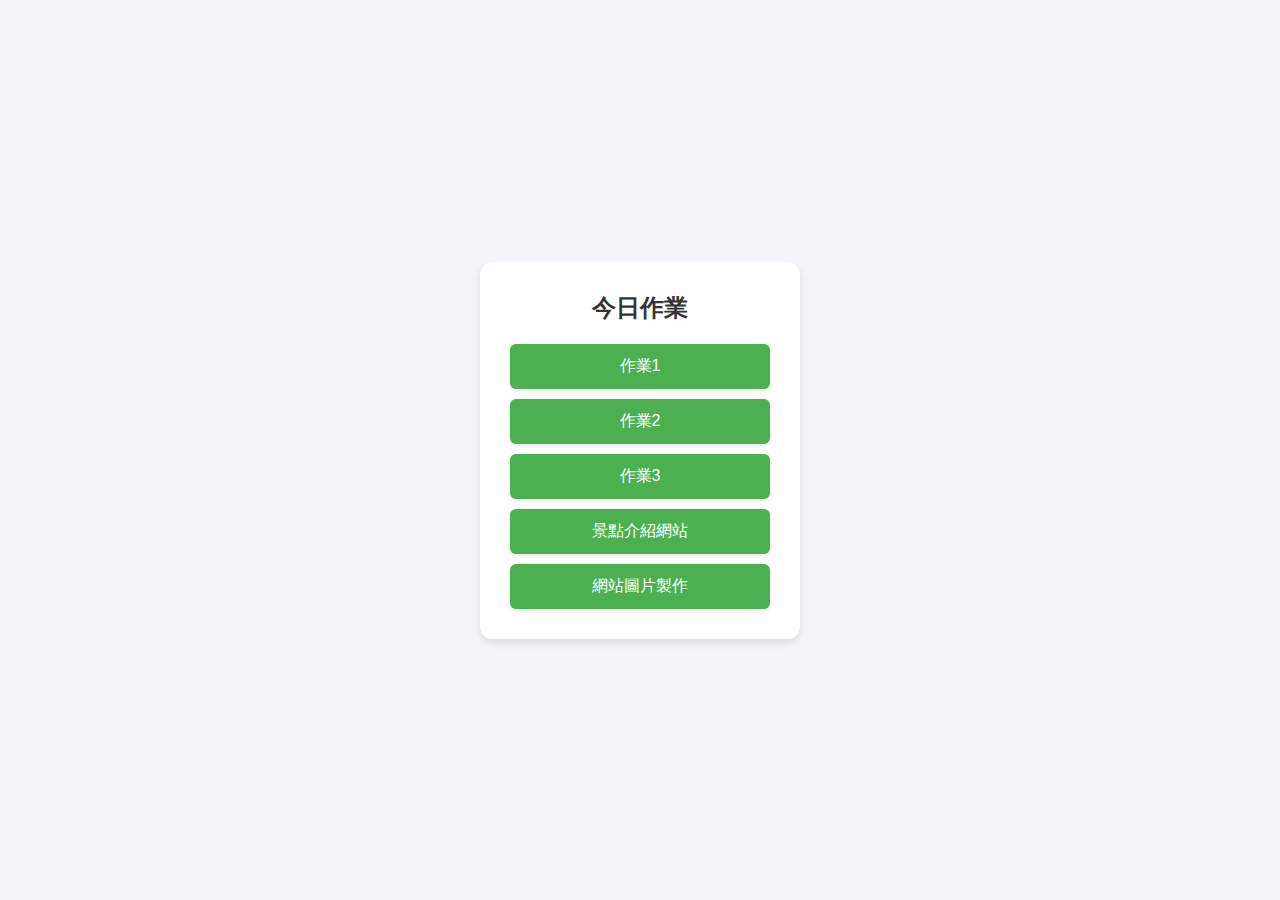
<file: index.html>
<!DOCTYPE html>
<html lang="en">
<head>
    <meta charset="UTF-8">
    <meta name="viewport" content="width=device-width, initial-scale=1.0">
    <title>我的網站</title>
    <link rel="stylesheet" href="index.css"/>
</head>
<body>
    <div class="container">
        <h1>今日作業</h1>
        <div class="button-group">
            <a href="css1.html" class="btn">作業1</a>
            <a href="css2.html" class="btn">作業2</a>
            <a href="css3.html" class="btn">作業3</a>
            <a href="index1.html" class="btn">景點介紹網站</a>
            <a href="img.html" class="btn">網站圖片製作</a>
        </div>
    </div>
    
</body>
</html>
</file>
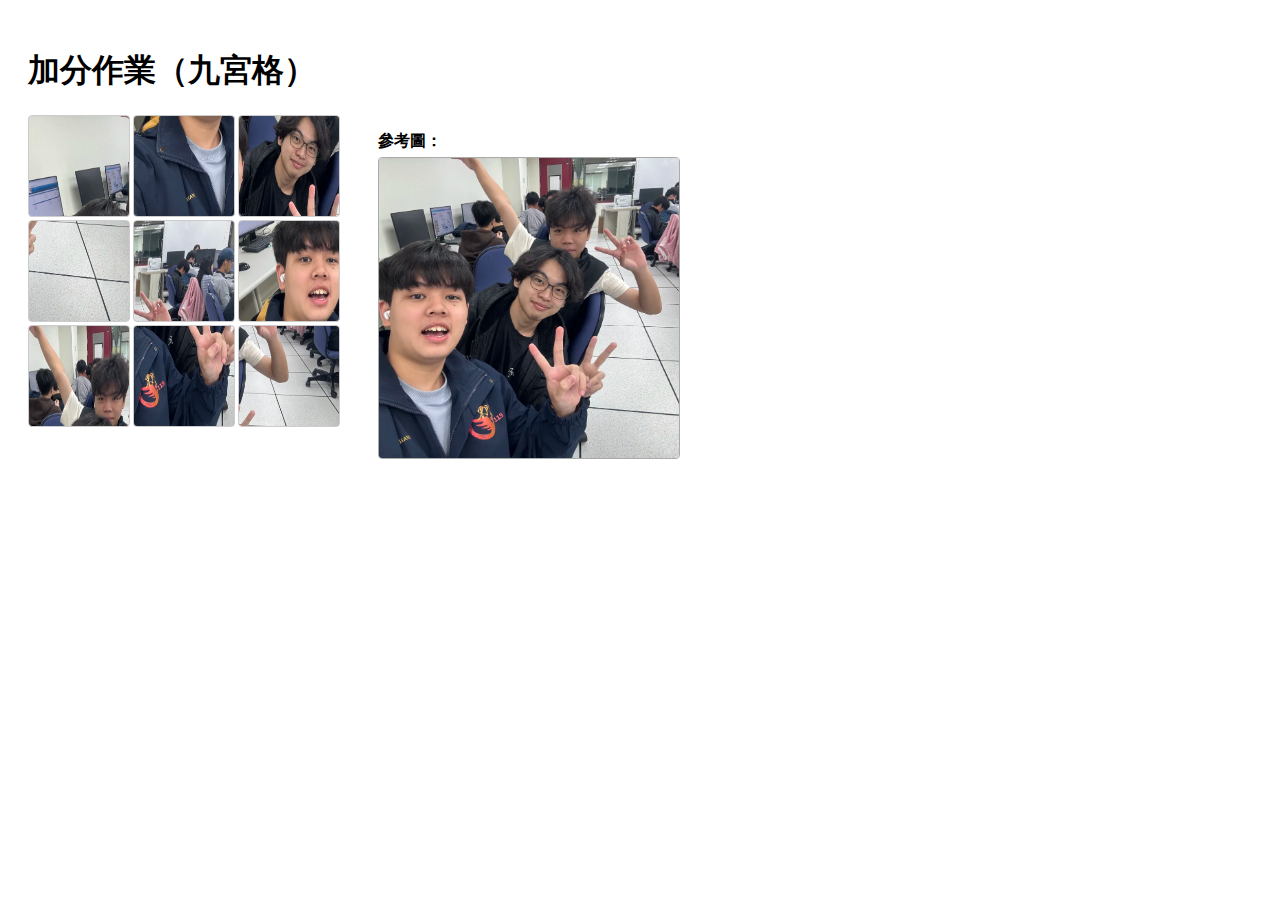
<file: 0426.html>
<!DOCTYPE html>
<html lang="zh-Hant">
<head>
  <meta charset="UTF-8">
  <title>九宮格拼圖（含參考圖）</title>
  <link rel="stylesheet" href="style1.css">
</head>
<body>
  <h1>加分作業（九宮格）</h1>


  <div class="wrapper">
    <div class="grid" id="grid"></div>

    <div class="reference">
      <p>參考圖：</p>
      <img src="puzzle.jpg" alt="完整圖">
    </div>
  </div>

  <script>
    const positions = [
      "0% 0%", "50% 0%", "100% 0%",
      "0% 50%", "50% 50%", "100% 50%",
      "0% 100%", "50% 100%", "100% 100%"
    ];

    // 隨機打亂
    function shuffle(array) {
      for (let i = array.length - 1; i > 0; i--) {
        const j = Math.floor(Math.random() * (i + 1));
        [array[i], array[j]] = [array[j], array[i]];
      }
      return array;
    }

    const shuffled = shuffle([...positions]);
    const grid = document.getElementById("grid");

    shuffled.forEach(pos => {
      const tile = document.createElement("div");
      tile.className = "tile";
      tile.style.backgroundPosition = pos;
      grid.appendChild(tile);
    });
  </script>
</body>
</html>
</file>
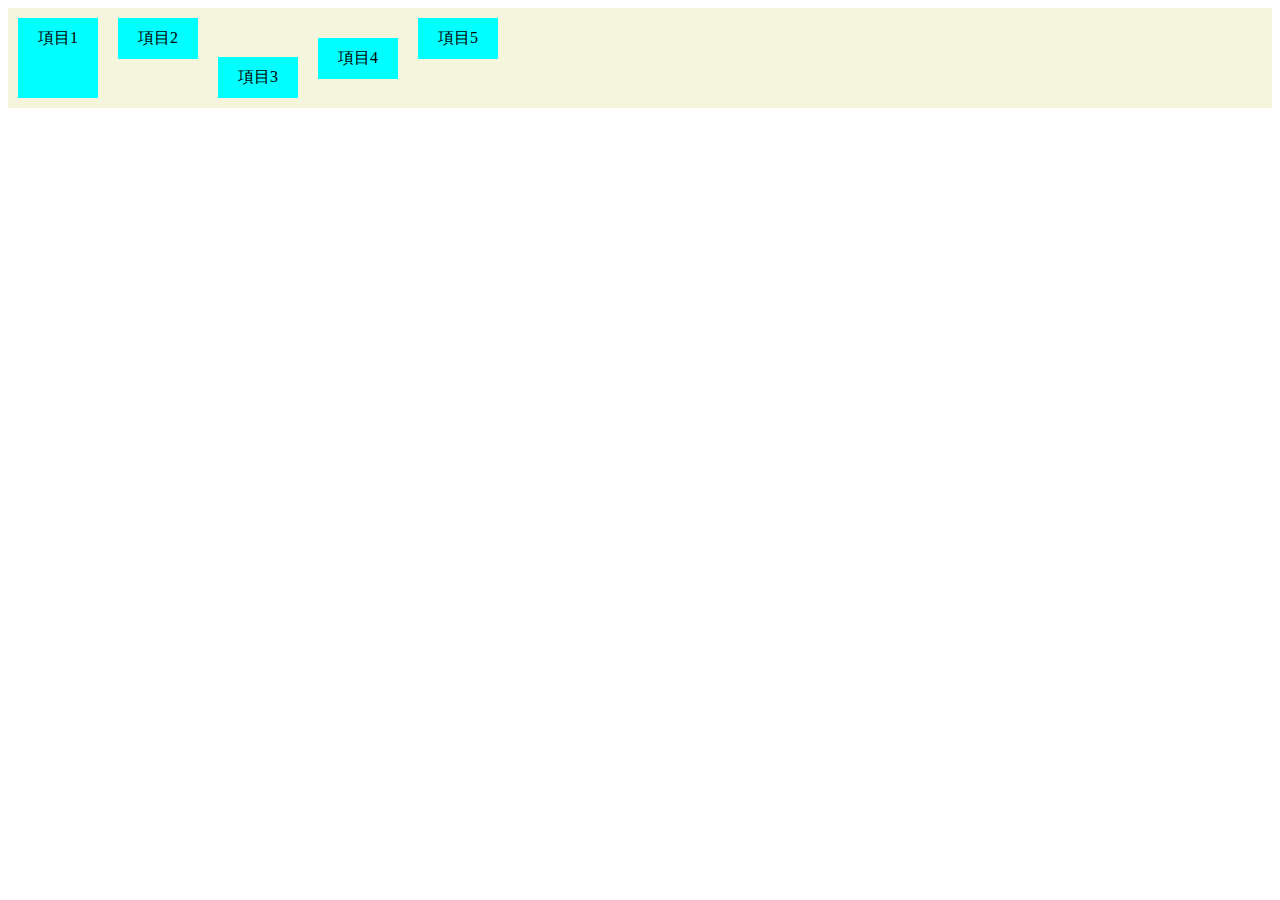
<file: alignself.html>
<!DOCTYPE html>
<html lang="en">
<head>
    <meta charset="UTF-8">
    <meta name="viewport" content="width=device-width, initial-scale=1.0">
    <title>小白網頁</title>
    <link rel="stylesheet" href="alignself.css"/>
</head>
<body>
	<div class="container">
  <div class="item stretch">項目1</div>
  <div class="item flex-start">項目2</div>
  <div class="item flex-end">項目3</div>
  <div class="item center">項目4</div>
  <div class="item baseline">項目5</div>
</div>

    </body>
</body>
</html>
</file>
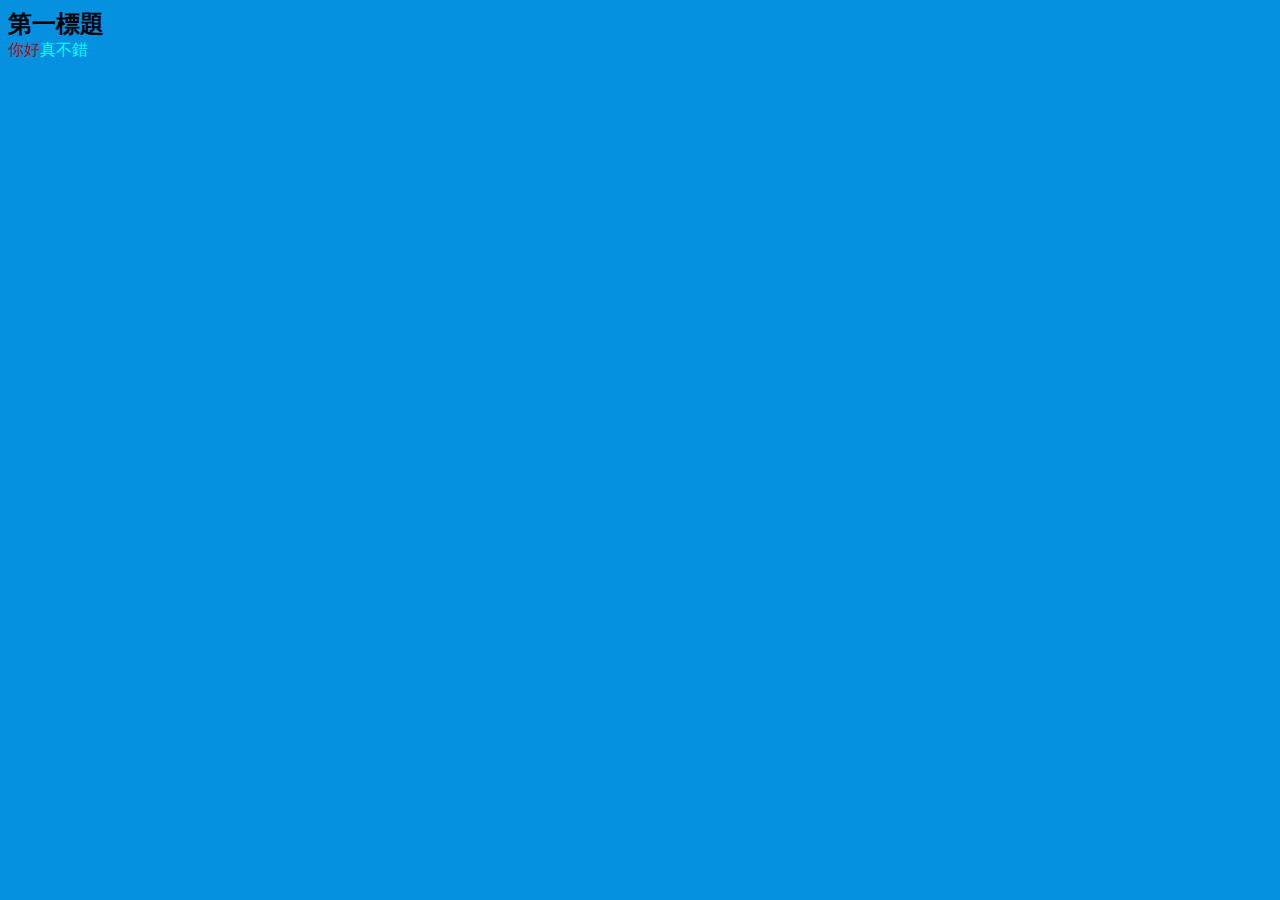
<file: css1.html>
<!DOCTYPE html>
<html lang="en">
<head>
    <meta charset="UTF-8">
    <meta name="viewport" content="width=device-width, initial-scale=1.0">
    <title>小白</title>
</head>
<body style="background-color: #0590e0;">
    <div style="font-weight: bold;font-size: 24px;">第一標題</div>
    <div style="color: aqua;">
        <span style="color: rgb(170, 12, 12);">你好</span>真不錯
    </div>
</body>
</html>
</file>
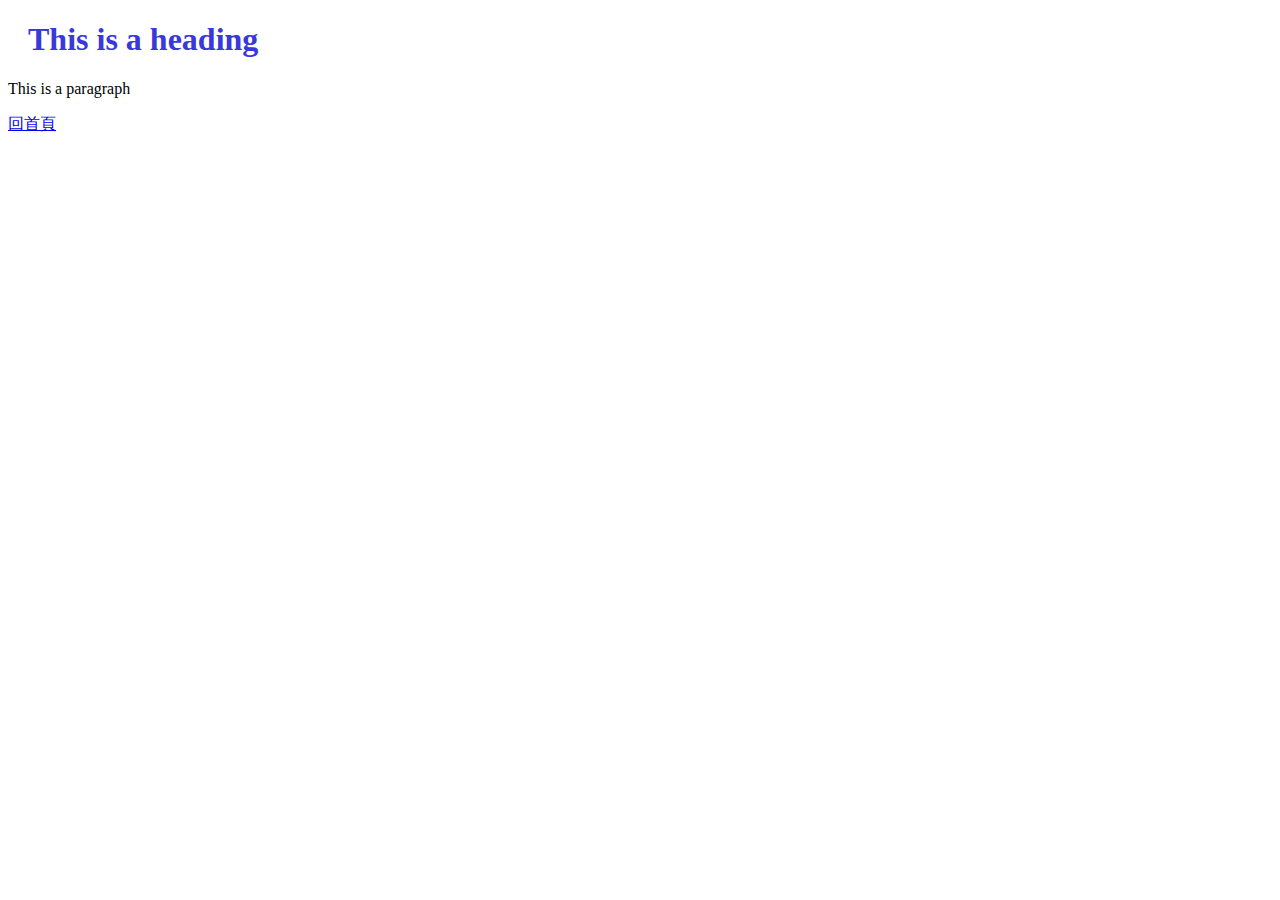
<file: css2.html>
<!DOCTYPE html>
<html lang="en">
<head>
    <meta charset="UTF-8">
    <meta name="viewport" content="width=device-width, initial-scale=1.0">
    <title>is me</title>
    <link rel="stylesheet" href="css2.css"/>
</head>
<body>
    <h1>This is a heading</h1>
    <p>This is a paragraph</p>
    <div class="back-home">
        <a href="index.html">回首頁</a>
    </div>
</body>
</html>
</file>
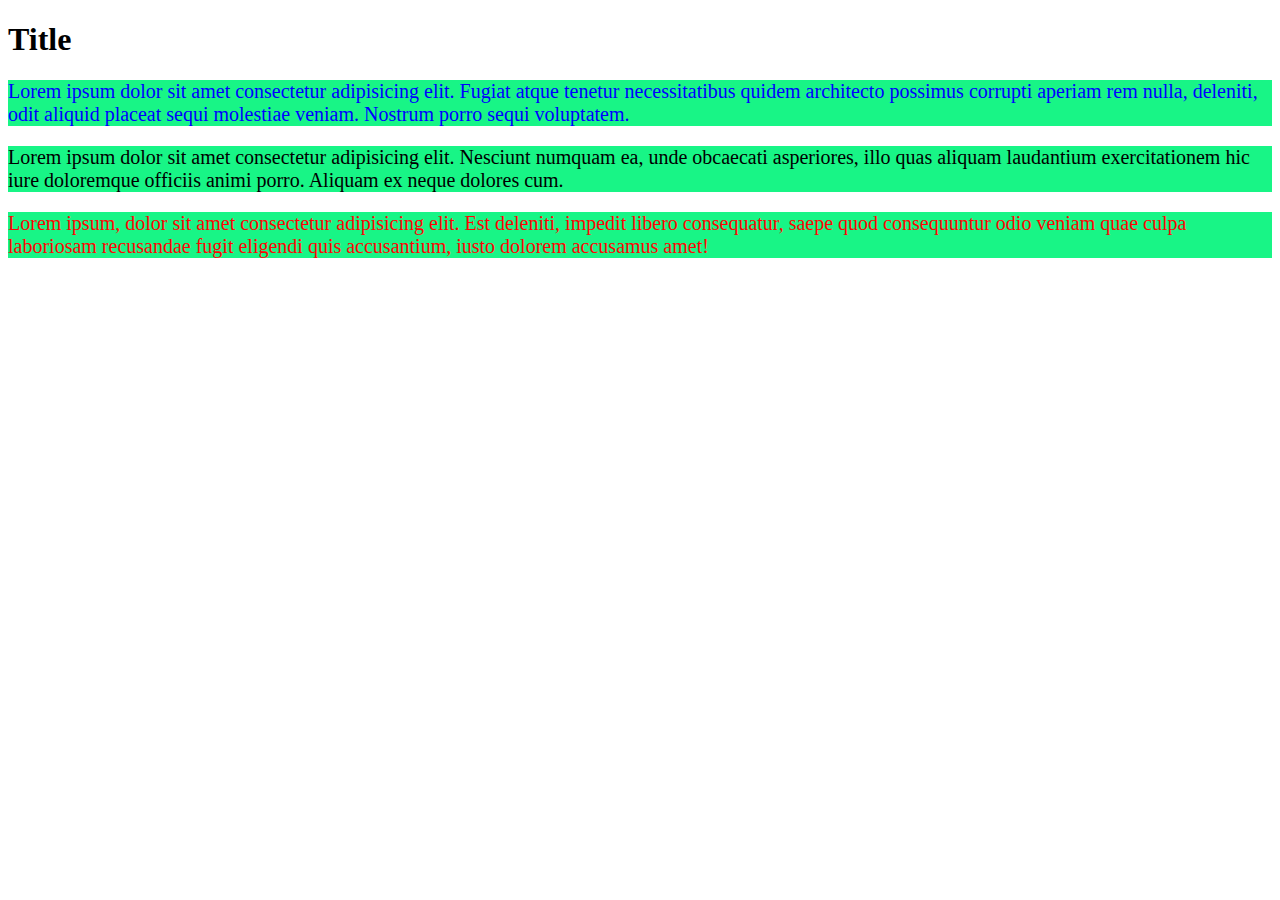
<file: css3.html>
<!DOCTYPE html>
<html lang="en">
<head>
    <meta charset="UTF-8">
    <meta name="viewport" content="width=\, initial-scale=1.0">
    <title>你好</title>
    <style>
    p {
        color: #000;
        font-size: 20px;
        background-color: rgb(24, 245, 134);
    }
    .special{
        color: rgb(255, 4, 4);
    }
    </style>
</head>
<body>
    <h1>Title</h1>
    <p style="color: blue;">Lorem ipsum dolor sit amet consectetur adipisicing elit.
 Fugiat atque tenetur necessitatibus quidem architecto possimus corrupti aperiam rem nulla, deleniti, odit aliquid placeat sequi 
 molestiae veniam. Nostrum porro sequi voluptatem.</p>
 <p>Lorem ipsum dolor sit amet consectetur adipisicing elit. Nesciunt numquam ea, unde obcaecati asperiores, illo quas aliquam laudantium exercitationem hic iure doloremque officiis animi porro. Aliquam ex neque dolores cum.</p>
 <p class="special">Lorem ipsum, dolor sit amet consectetur adipisicing elit. Est deleniti, impedit libero consequatur, saepe quod consequuntur odio veniam quae culpa laboriosam recusandae fugit eligendi quis accusantium, iusto dolorem accusamus amet!</p>
</body>
</html>
</file>
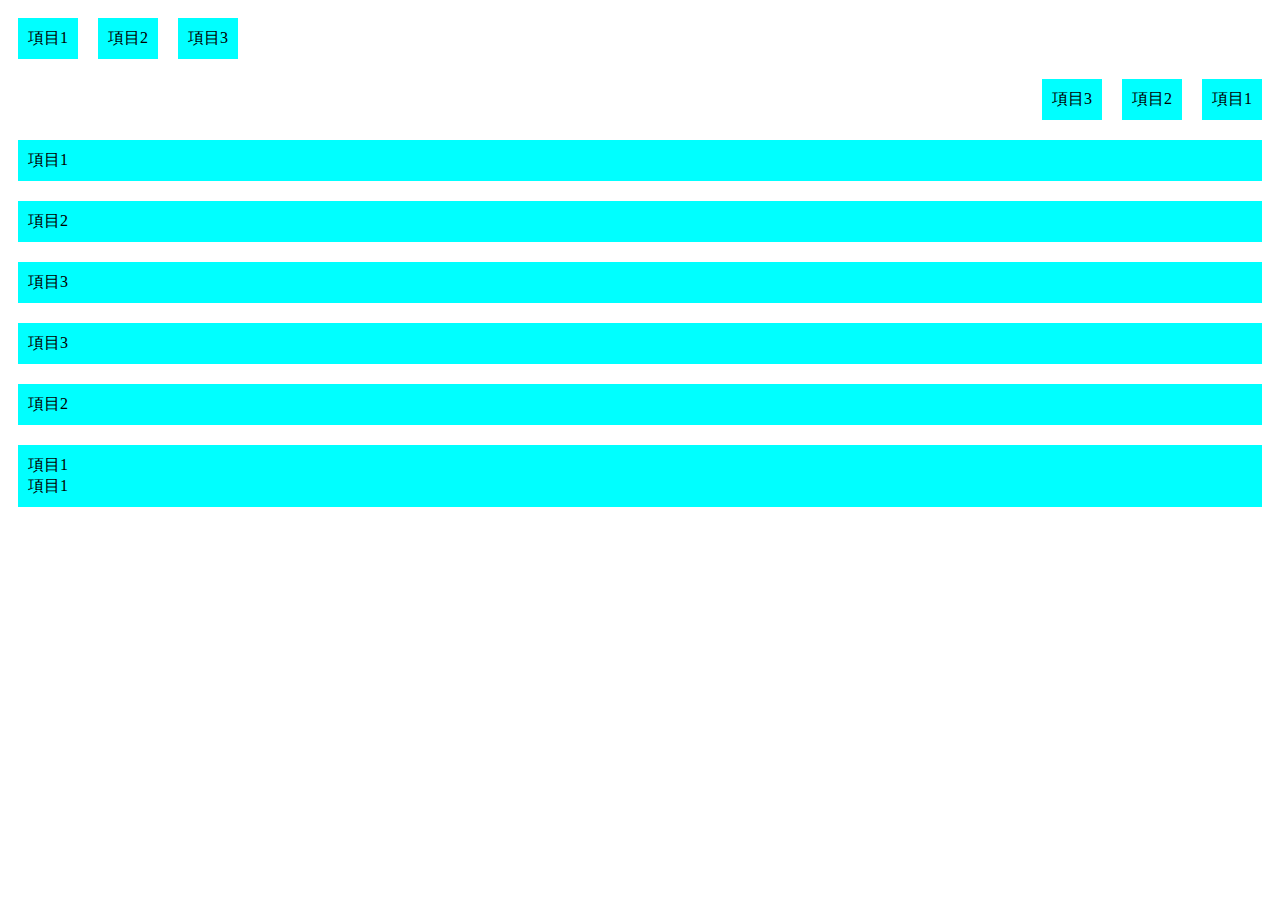
<file: flex2.html>
<!DOCTYPE html>
<html lang="en">
<head>
    <meta charset="UTF-8">
    <meta name="viewport" content="width=device-width, initial-scale=1.0">
    <title>小白網頁</title>
    <link rel="stylesheet" href="flex2.css"/>
</head>
<body>
    <div class="container1">
        <div class="item">項目1</div>
        <div class="item">項目2</div>
        <div class="item">項目3</div>
      </div>	
      <div class="container2">   
        <div class="item">項目1</div>
        <div class="item">項目2</div>
        <div class="item">項目3</div>
      </div>
      <div class="container3">
	  <div class="item">項目1</div>
      <div class="item">項目2</div>
	  <div class="item">項目3</div>
	</div>	
    <div class="container4">
        <div class="item">項目1<br>項目1</div>
        <div class="item">項目2</div>
        <div class="item">項目3</div>
      </div>	
</body>
</html>
</file>
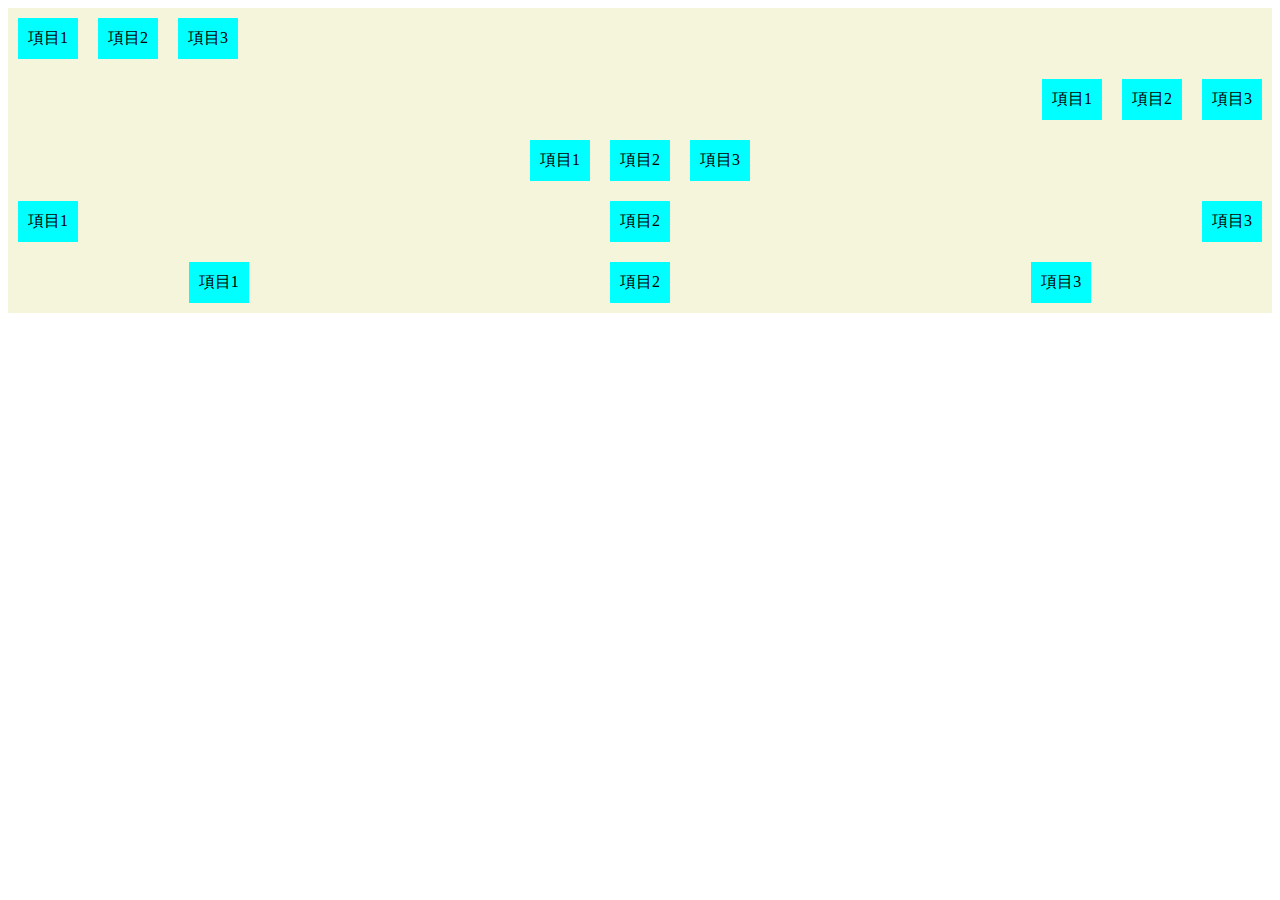
<file: flex3.html>
<!DOCTYPE html>
<html lang="en">
<head>
    <meta charset="UTF-8">
    <meta name="viewport" content="width=device-width, initial-scale=1.0">
    <title>小白的網頁</title>
    <link rel="stylesheet" href="flex3.css"/>
</head>
<body>	
	<div class="container1">
	  <div class="item">項目1</div>
      <div class="item">項目2</div>
	  <div class="item">項目3</div>
	</div>	
    <div class="container2">
        <div class="item">項目1</div>
        <div class="item">項目2</div>
        <div class="item">項目3</div>
      </div>	
      <div class="container3">
        <div class="item">項目1</div>
        <div class="item">項目2</div>
        <div class="item">項目3</div>
      </div>	
      <div class="container4">
        <div class="item">項目1</div>
        <div class="item">項目2</div>
        <div class="item">項目3</div>
      </div>	
      <div class="container5">
        <div class="item">項目1</div>
        <div class="item">項目2</div>
        <div class="item">項目3</div>
      </div>	
  </body>
</html>

</body>
</html>
</file>
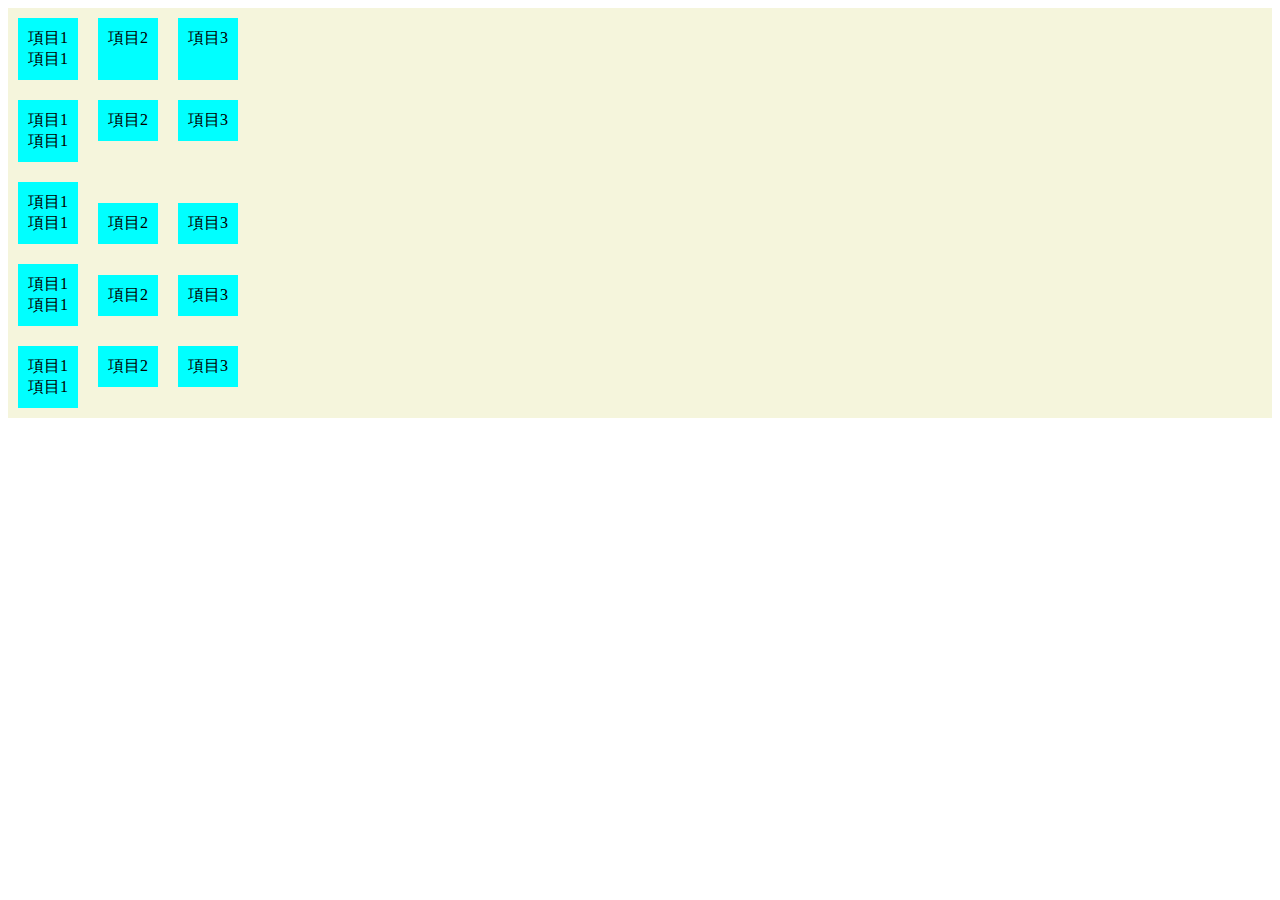
<file: flex4.html>
<!DOCTYPE html>
<html lang="en">
<head>
    <meta charset="UTF-8">
    <meta name="viewport" content="width=device-width, initial-scale=1.0">
    <title>小白的網頁</title>
    <link rel="stylesheet" href="flex4.css"/>
</head>
<body>
    <div class="container1">
        <div class="item">項目1<br>項目1</div>
        <div class="item">項目2</div>
        <div class="item">項目3</div>
      </div>	
      <div class="container2">
        <div class="item">項目1<br>項目1</div>
        <div class="item">項目2</div>
        <div class="item">項目3</div>
      </div>	
      <div class="container3">
        <div class="item">項目1<br>項目1</div>
        <div class="item">項目2</div>
        <div class="item">項目3</div>
      </div>	
      <div class="container4">
        <div class="item">項目1<br>項目1</div>
        <div class="item">項目2</div>
        <div class="item">項目3</div>
      </div>	
      <div class="container5">
        <div class="item">項目1<br>項目1</div>
        <div class="item">項目2</div>
        <div class="item">項目3</div>
      </div>	
</body>
</html>
</file>
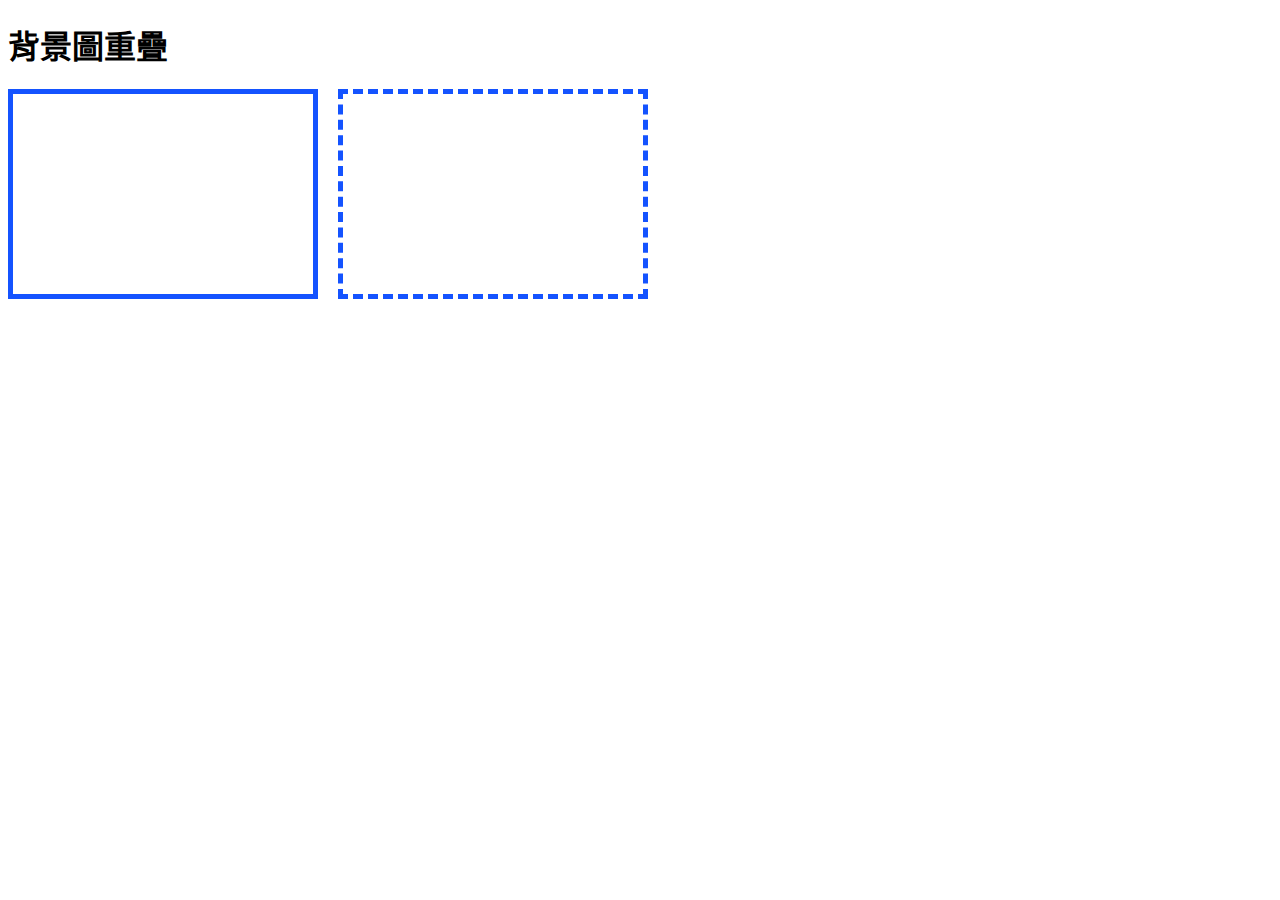
<file: img.html>
<!DOCTYPE html>
<html lang="zh-TW">
<head>
  <meta charset="UTF-8" />
  <meta name="viewport" content="width=device-width, initial-scale=1.0" />
  <title>背景圖重疊 (background-repeat)</title>
  <style>
    body {
      font-family: Arial, sans-serif;
    }

    .container {
      display: flex;
      gap: 20px;
      margin-top: 20px;
    }

    .single-background {
      width: 300px;
      height: 200px;
      background-image: url('https://callcarbar.com.tw/wp-content/uploads/2023/08/1724058575459.jpg');
      background-size: cover;
      background-repeat: no-repeat;
      border: 5px solid #1453ff;
    }
    .img {
      width: 300px;
      height: 200px;
      background-image: url('https://memeprod.ap-south-1.linodeobjects.com/user-template/e82f6b0d10982da8e93634219afd3e0d.png');
      background-size: cover;
      background-repeat: no-repeat;
      border: 5px dashed #1453ff;
    }

    .repeated-background {
      width: 300px;
      height: 200px;
      background-image: url('https://cdn.tatlerasia.com/tatlerasia/i/2024/12/10172429-befunky-collage-40_cover_1600x900.jpg');
      background-size: 100px 100px;
      background-repeat: repeat;
      border: px solid #ccc;
    }
  </style>
</head>
<body>

  <h1>背景圖重疊</h1>
  <div class="container">
    <!-- 單一背景 -->
    <div class="single-background"></div>
    <div class="img"></div>
    <!-- 重複背景 -->
    <div class="repeated-background"></div>
  </div>

</body>
</html>
</file>
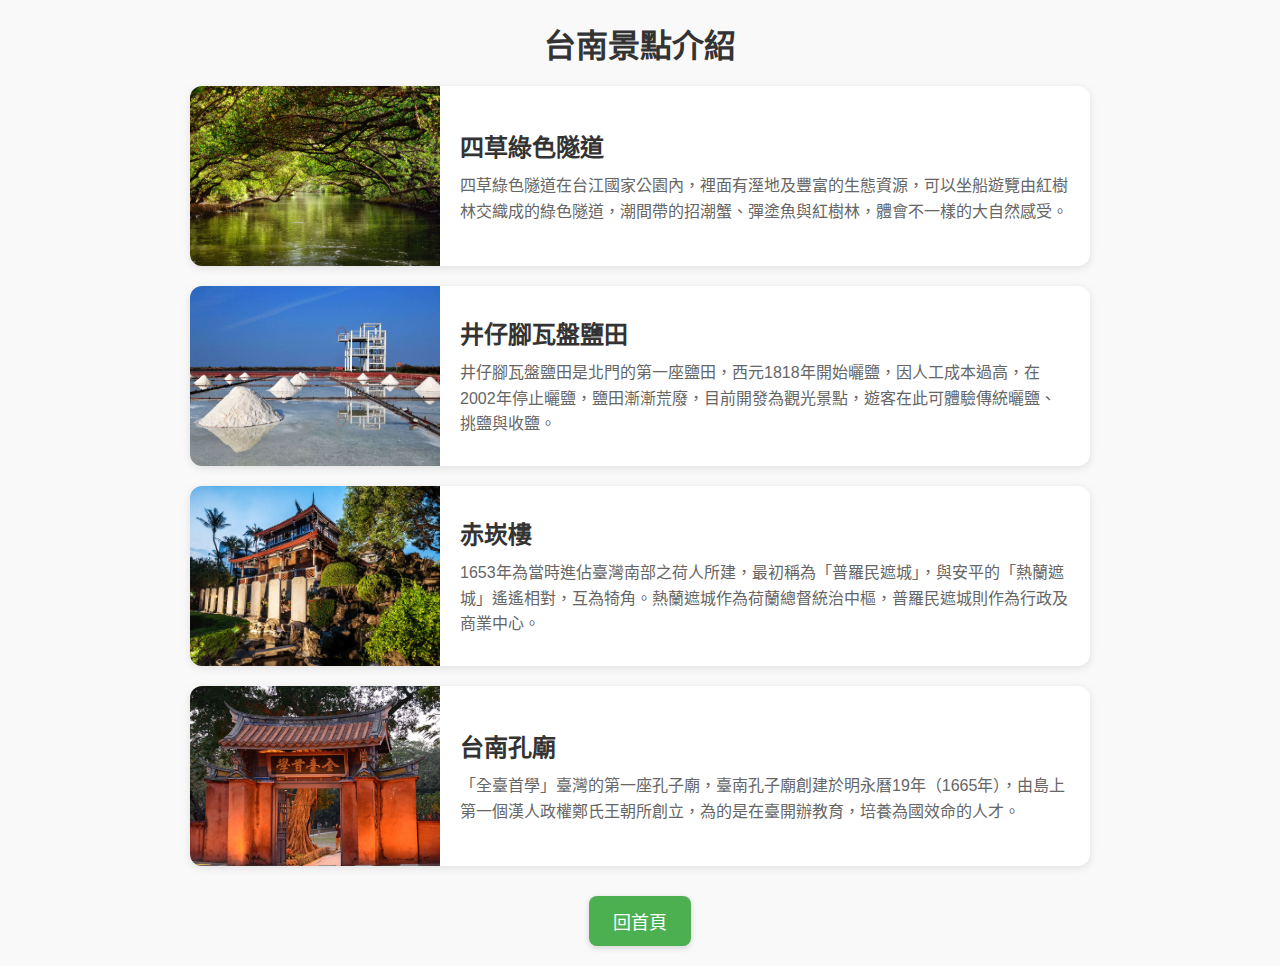
<file: index1.html>
<!DOCTYPE html>
<html lang="zh-TW">
<head>
    <meta charset="UTF-8" />
    <meta name="viewport" content="width=device-width, initial-scale=1.0" />
    <title>台南景點介紹</title>
    <link rel="stylesheet" href="styles.css" />
</head>
<body>
    <div class="container">
        <h1>台南景點介紹</h1>

        <!-- 四草綠色隧道 -->
        <div class="spot">
            <img src="1.jpg" alt="四草綠色隧道" />
            <div class="content">
                <h2>四草綠色隧道</h2>
                <p>四草綠色隧道在台江國家公園內，裡面有溼地及豐富的生態資源，可以坐船遊覽由紅樹林交織成的綠色隧道，潮間帶的招潮蟹、彈塗魚與紅樹林，體會不一樣的大自然感受。</p>
            </div>
        </div>

        <!-- 井仔腳瓦盤鹽田 -->
        <div class="spot">
            <img src="2.jpg" alt="井仔腳瓦盤鹽田" />
            <div class="content">
                <h2>井仔腳瓦盤鹽田</h2>
                <p>井仔腳瓦盤鹽田是北門的第一座鹽田，西元1818年開始曬鹽，因人工成本過高，在2002年停止曬鹽，鹽田漸漸荒廢，目前開發為觀光景點，遊客在此可體驗傳統曬鹽、挑鹽與收鹽。</p>
            </div>
        </div>

        <!-- 赤崁樓 -->
        <div class="spot">
            <img src="3.jpg" alt="赤崁樓" />
            <div class="content">
                <h2>赤崁樓</h2>
                <p>1653年為當時進佔臺灣南部之荷人所建，最初稱為「普羅民遮城」，與安平的「熱蘭遮城」遙遙相對，互為犄角。熱蘭遮城作為荷蘭總督統治中樞，普羅民遮城則作為行政及商業中心。</p>
            </div>
        </div>

        <!-- 台南孔廟 -->
        <div class="spot">
            <img src="4.jpg" alt="台南孔廟" />
            <div class="content">
                <h2>台南孔廟</h2>
                <p>「全臺首學」臺灣的第一座孔子廟，臺南孔子廟創建於明永曆19年（1665年），由島上第一個漢人政權鄭氏王朝所創立，為的是在臺開辦教育，培養為國效命的人才。</p>
            </div>
        </div>

        <!-- 回首頁按鈕 -->
        <div class="back-home">
            <a href="index.html">回首頁</a>
        </div>
    </div>
</body>
</html>
</file>
<file: index.css>
/* 重置樣式 */
* {
    margin: 0;
    padding: 0;
    box-sizing: border-box;
}

body {
    font-family: Arial, sans-serif;
    background-color: #f4f4f9;
    display: flex;
    justify-content: center;
    align-items: center;
    height: 100vh;
}

.container {
    background-color: #ffffff;
    padding: 30px;
    border-radius: 12px;
    box-shadow: 0 4px 8px rgba(0, 0, 0, 0.1);
    text-align: center;
    width: 320px;
}

h1 {
    font-size: 24px;
    color: #333;
    margin-bottom: 20px;
}

.button-group {
    display: flex;
    flex-direction: column;
    gap: 10px;
}

.btn {
    display: inline-block;
    padding: 12px;
    background-color: #4CAF50;
    color: white;
    text-decoration: none;
    border-radius: 6px;
    font-size: 16px;
    transition: transform 0.2s ease, box-shadow 0.2s ease, background-color 0.3s ease;
    box-shadow: 0 2px 4px rgba(0, 0, 0, 0.1);
}

.btn:hover {
    background-color: #45a049;
    transform: scale(1.05); /* 略微放大 */
    box-shadow: 0 4px 12px rgba(0, 0, 0, 0.2); /* 加強陰影，產生浮動感 */
}
</file>
<file: style1.css>
body {
    font-family: "微軟正黑體", sans-serif;
    padding: 20px;
  }
  
  h1 {
    font-size: 2em;
  }
  
  .title {
    font-weight: bold;
    font-size: 1.2em;
    margin-bottom: 10px;
  }
  
  .wrapper {
    display: flex;
    gap: 40px;
    align-items: flex-start;
  }
  
  .grid {
    display: grid;
    grid-template-columns: repeat(3, 100px);
    grid-template-rows: repeat(3, 100px);
    gap: 5px;
  }
  
  .tile {
    width: 100px;
    height: 100px;
    background-image: url("puzzle.jpg"); /* 記得放對圖片檔名！ */
    background-size: 300% 300%;
    background-repeat: no-repeat;
    border: 1px solid #ccc;
    border-radius: 4px;
  }
  
  .reference img {
    width: 300px;
    height: 300px;
    object-fit: cover;
    border: 1px solid #aaa;
    border-radius: 4px;
  }
  
  .reference p {
    margin-bottom: 5px;
    font-weight: bold;
  }
</file>
<file: alignself.css>
.container {
  display: flex;
  background: beige;
  height: 100px;
}

.item {
  background: cyan;
  padding: 10px;
  margin: 10px;
  width: 60px;
  text-align: center;
}

.stretch {
  align-self: stretch;
}

.flex-start {
  align-self: flex-start;
}

.flex-end {
  align-self: flex-end;
}

.center {
  align-self: center;
}

.baseline {
  align-self: baseline;
}
</file>
<file: css2.css>
h1 {
    color: rgb(56, 56, 219);
    margin-left: 20px;
}
body { 
    background-color: rgb(255, 255, 255);
}
</file>
<file: flex2.css>
.container3 {
    display: flex;
    flex-direction: column;  
  }
  .item {
    background: cyan;
    padding: 10px;
    margin: 10px;
  }	  
  .container1 {
    display: flex;
    flex-direction: row;  
  } 
  .container4 {
    display: flex;
    flex-direction: column-reverse;  
  }
 
  .container2 {
    display: flex;
    flex-direction: row-reverse;  
  }
</file>
<file: flex3.css>
.container1 {
    display: flex;
    justify-content: flex-start;
    background: beige;  
  }
  .item {
    background: cyan;
    padding: 10px;
    margin: 10px;
  }	  
  .container2 {
    display: flex;
    justify-content: flex-end;
    background: beige;  
  }
  .container3 {
    display: flex;
    justify-content: center;
    background: beige;  
  }
  .container4 {
    display: flex;
    justify-content: space-between;
    background: beige;  
  }
  .container5 {
    display: flex;
    justify-content: space-around;
    background: beige;  
  }
</file>
<file: flex4.css>
.container5 {
    display: flex;
    align-items: baseline;
    background: beige;
  }
  .item {
    background: cyan;
    padding: 10px;
    margin: 10px;
  }	
  .container1 {
    display: flex;
    align-items: stretch;
    background: beige;
  }
  .container2 {
    display: flex;
    align-items: flex-start;
    background: beige;
  }
  .container3 {
    display: flex;
    align-items: flex-end;
    background: beige;
  }
  .container4 {
    display: flex;
    align-items: center;
    background: beige;
  }
</file>
<file: styles.css>
/* 重置樣式 */
* {
    margin: 0;
    padding: 0;
    box-sizing: border-box;
}

body {
    font-family: Arial, sans-serif;
    background-color: #f9f9f9;
    padding: 20px;
}

.container {
    max-width: 900px;
    margin: 0 auto;
}

h1 {
    text-align: center;
    font-size: 32px;
    color: #333;
    margin-bottom: 20px;
}

.spot {
    display: flex;
    align-items: center;
    background-color: #ffffff;
    margin-bottom: 20px;
    border-radius: 12px;
    box-shadow: 0 2px 8px rgba(0, 0, 0, 0.1);
    overflow: hidden;
    transition: transform 0.3s ease, box-shadow 0.3s ease;
}

.spot img {
    width: 250px;
    height: 180px;
    object-fit: cover;
}

.content {
    padding: 20px;
}

h2 {
    font-size: 24px;
    color: #333;
    margin-bottom: 10px;
}

p {
    font-size: 16px;
    color: #666;
    line-height: 1.6;
}

/* 懸停效果 */
.spot:hover {
    transform: translateY(-5px);
    box-shadow: 0 6px 16px rgba(0, 0, 0, 0.2);
}

/* 回首頁按鈕 */
.back-home {
    text-align: center;
    margin-top: 30px;
}

.back-home a {
    display: inline-block;
    padding: 12px 24px;
    background-color: #4CAF50;
    color: white;
    text-decoration: none;
    font-size: 18px;
    border-radius: 8px;
    transition: background-color 0.3s ease, transform 0.2s ease;
    box-shadow: 0 2px 6px rgba(0, 0, 0, 0.15);
}

.back-home a:hover {
    background-color: #45a049;
    transform: scale(1.05); /* 放大效果 */
    box-shadow: 0 4px 12px rgba(0, 0, 0, 0.2);
}
</file>
